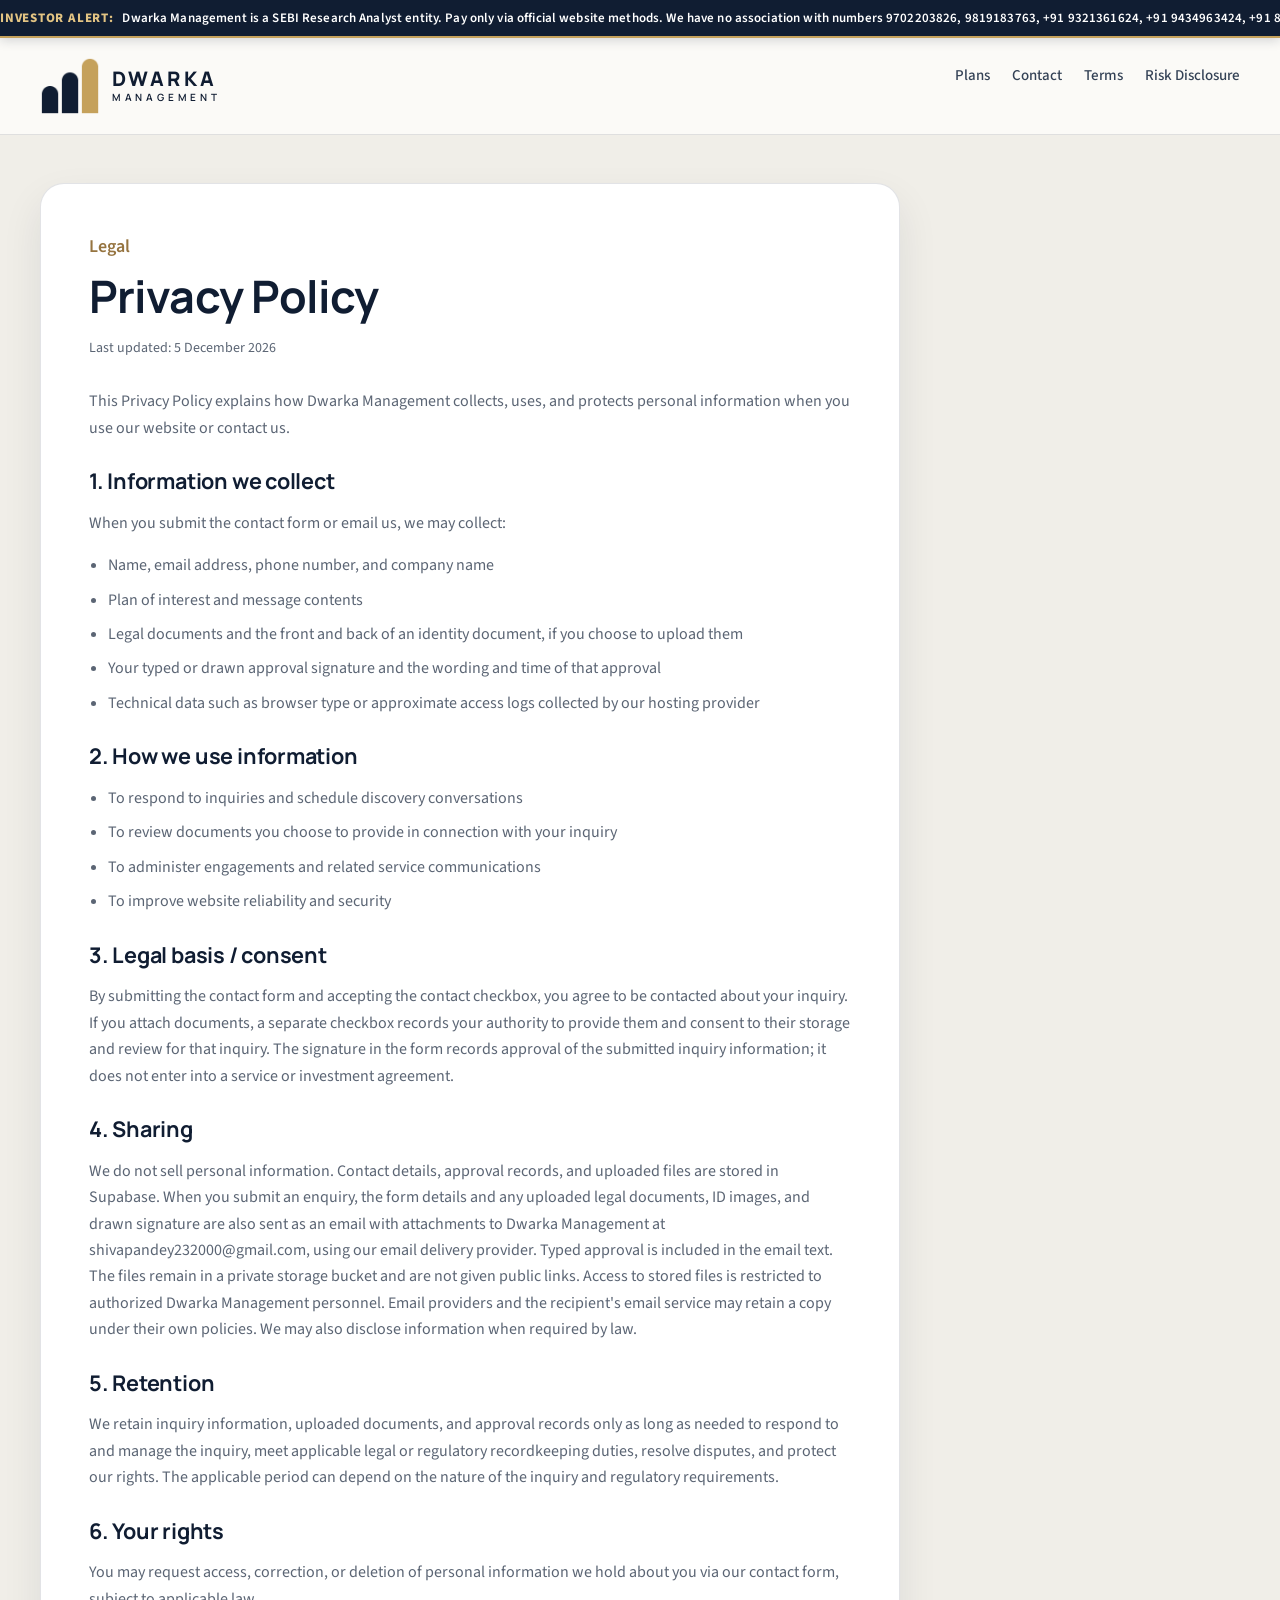
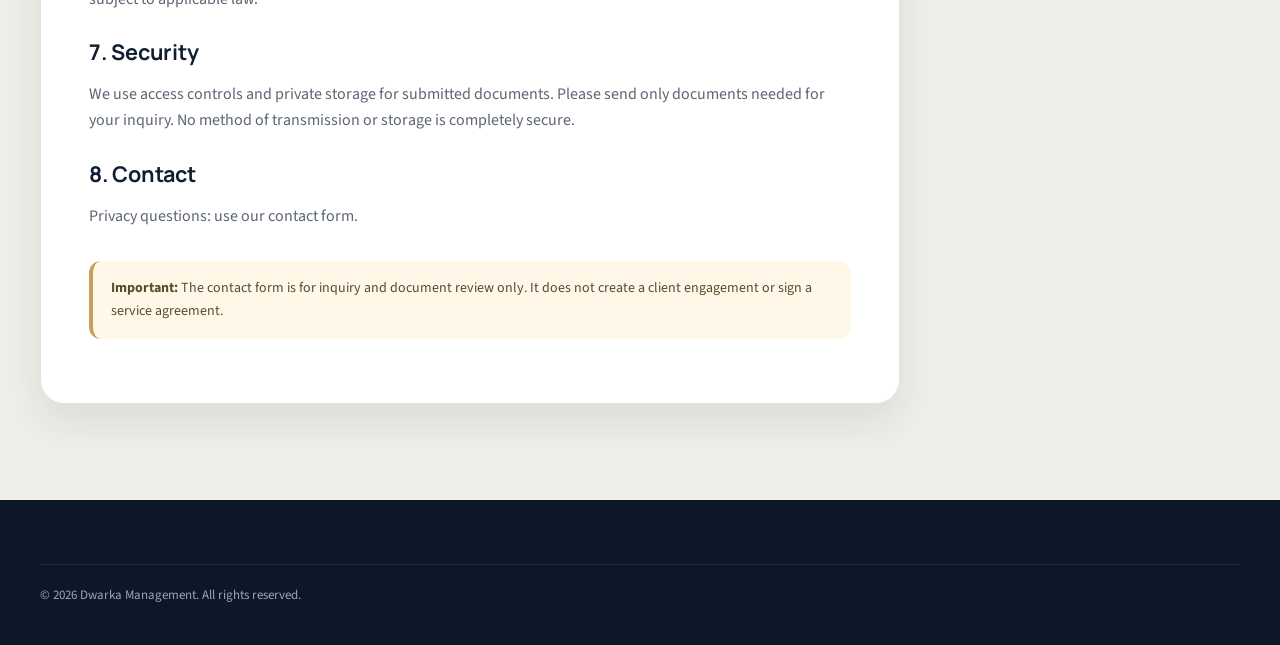
<file: public/privacy.html>
<!doctype html>
<html lang="en">
<head>
  <meta charset="utf-8">
  <meta name="viewport" content="width=device-width, initial-scale=1">
  <meta name="description" content="Privacy Policy for Dwarka Management.">
  <title>Privacy Policy | Dwarka Management</title>
  <meta property="og:title" content="Privacy Policy | Dwarka Management">
  <meta property="og:description" content="How Dwarka Management collects and uses personal information.">
  <meta property="og:image" content="https://dwarka.web.app/assets/dwarka-brand-card.jpg">
  <link rel="icon" type="image/png" href="assets/favicon.png?v=20261126-light">
  <link rel="preconnect" href="https://fonts.googleapis.com">
  <link rel="preconnect" href="https://fonts.gstatic.com" crossorigin>
  <link href="https://fonts.googleapis.com/css2?family=Manrope:wght@400;500;600;700;800&family=Source+Sans+3:wght@400;500;600;700&display=swap" rel="stylesheet">
  <link rel="stylesheet" href="style.css?v=dwarka-brand">
</head>
<body>

  <div class="disclosure-ticker" role="region" aria-label="Important disclosure">
    <div class="disclosure-ticker-track">
      <p class="disclosure-ticker-text">
        <strong>Investor Alert:</strong>
        Dwarka Management is a SEBI Research Analyst entity. Pay only via official website methods. We have no association with numbers 9702203826, 9819183763, +91 9321361624, +91 9434963424, +91 8760876635, +91 9553793592, +91 9916049300, +91 8390984206. Unauthorized payments are invalid.
        <span class="ticker-sep">•</span>
        <strong>Important Disclosure:</strong>
        Investment in securities markets is subject to market risk. Dwarka Management does not offer guaranteed profit or fixed-return services. Please read our Risk Disclosure, Terms &amp; Conditions, Privacy Policy, and Refund Policy.
      </p>
      <p class="disclosure-ticker-text" aria-hidden="true">
        <strong>Investor Alert:</strong>
        Dwarka Management is a SEBI Research Analyst entity. Pay only via official website methods. We have no association with numbers 9702203826, 9819183763, +91 9321361624, +91 9434963424, +91 8760876635, +91 9553793592, +91 9916049300, +91 8390984206. Unauthorized payments are invalid.
        <span class="ticker-sep">•</span>
        <strong>Important Disclosure:</strong>
        Investment in securities markets is subject to market risk. Dwarka Management does not offer guaranteed profit or fixed-return services. Please read our Risk Disclosure, Terms &amp; Conditions, Privacy Policy, and Refund Policy.
      </p>
    </div>
  </div>

  <header class="site-header">
    <div class="container header-inner">
      <a class="brand" href="/#top" aria-label="Dwarka Management home">
        <img src="assets/dwarka-mark.png" alt="" width="80" height="80">
        <span class="brand-wordmark" aria-hidden="true"><strong>DWARKA</strong><small>MANAGEMENT</small></span>
      </a>
      <nav class="nav-links" id="navLinks">
        <a href="/#pricing">Plans</a>
        <a href="/#contact">Contact</a>
        <a href="/terms.html">Terms</a>
        <a href="/risk-disclosure.html">Risk Disclosure</a>
      </nav>
    </div>
  </header>

  <main class="legal-page">
    <div class="container">
      <article class="legal-card">
        <p class="subtitle">Legal</p>
        <h1>Privacy Policy</h1>
        <p class="legal-meta">Last updated: <span class="doc-date"></span></p>

        <p>This Privacy Policy explains how Dwarka Management collects, uses, and protects personal information when you use our website or contact us.</p>

        <h2>1. Information we collect</h2>
        <p>When you submit the contact form or email us, we may collect:</p>
        <ul>
          <li>Name, email address, phone number, and company name</li>
          <li>Plan of interest and message contents</li>
          <li>Legal documents and the front and back of an identity document, if you choose to upload them</li>
          <li>Your typed or drawn approval signature and the wording and time of that approval</li>
          <li>Technical data such as browser type or approximate access logs collected by our hosting provider</li>
        </ul>

        <h2>2. How we use information</h2>
        <ul>
          <li>To respond to inquiries and schedule discovery conversations</li>
          <li>To review documents you choose to provide in connection with your inquiry</li>
          <li>To administer engagements and related service communications</li>
          <li>To improve website reliability and security</li>
        </ul>

        <h2>3. Legal basis / consent</h2>
        <p>By submitting the contact form and accepting the contact checkbox, you agree to be contacted about your inquiry. If you attach documents, a separate checkbox records your authority to provide them and consent to their storage and review for that inquiry. The signature in the form records approval of the submitted inquiry information; it does not enter into a service or investment agreement.</p>

        <h2>4. Sharing</h2>
        <p>We do not sell personal information. Contact details, approval records, and uploaded files are stored in Supabase. When you submit an enquiry, the form details and any uploaded legal documents, ID images, and drawn signature are also sent as an email with attachments to Dwarka Management at shivapandey232000@gmail.com, using our email delivery provider. Typed approval is included in the email text. The files remain in a private storage bucket and are not given public links. Access to stored files is restricted to authorized Dwarka Management personnel. Email providers and the recipient's email service may retain a copy under their own policies. We may also disclose information when required by law.</p>

        <h2>5. Retention</h2>
        <p>We retain inquiry information, uploaded documents, and approval records only as long as needed to respond to and manage the inquiry, meet applicable legal or regulatory recordkeeping duties, resolve disputes, and protect our rights. The applicable period can depend on the nature of the inquiry and regulatory requirements.</p>

        <h2>6. Your rights</h2>
        <p>You may request access, correction, or deletion of personal information we hold about you via our <a href="/#contact">contact form</a>, subject to applicable law.</p>

        <h2>7. Security</h2>
        <p>We use access controls and private storage for submitted documents. Please send only documents needed for your inquiry. No method of transmission or storage is completely secure.</p>

        <h2>8. Contact</h2>
        <p>Privacy questions: use our <a href="/#contact">contact form</a>.</p>

        <p class="legal-note"><strong>Important:</strong> The contact form is for inquiry and document review only. It does not create a client engagement or sign a service agreement.</p>
      </article>
    </div>
  </main>

  <footer class="site-footer">
    <div class="container footer-bottom">
      <p>© <span id="year"></span> Dwarka Management. All rights reserved.</p>
    </div>
  </footer>
  <script>
    document.getElementById("year").textContent = new Date().getFullYear();
    document.querySelectorAll(".doc-date").forEach((el) => {
      el.textContent = new Date().toLocaleDateString("en-IN", { year: "numeric", month: "long", day: "numeric" });
    });
  </script>
</body>
</html>
</file>
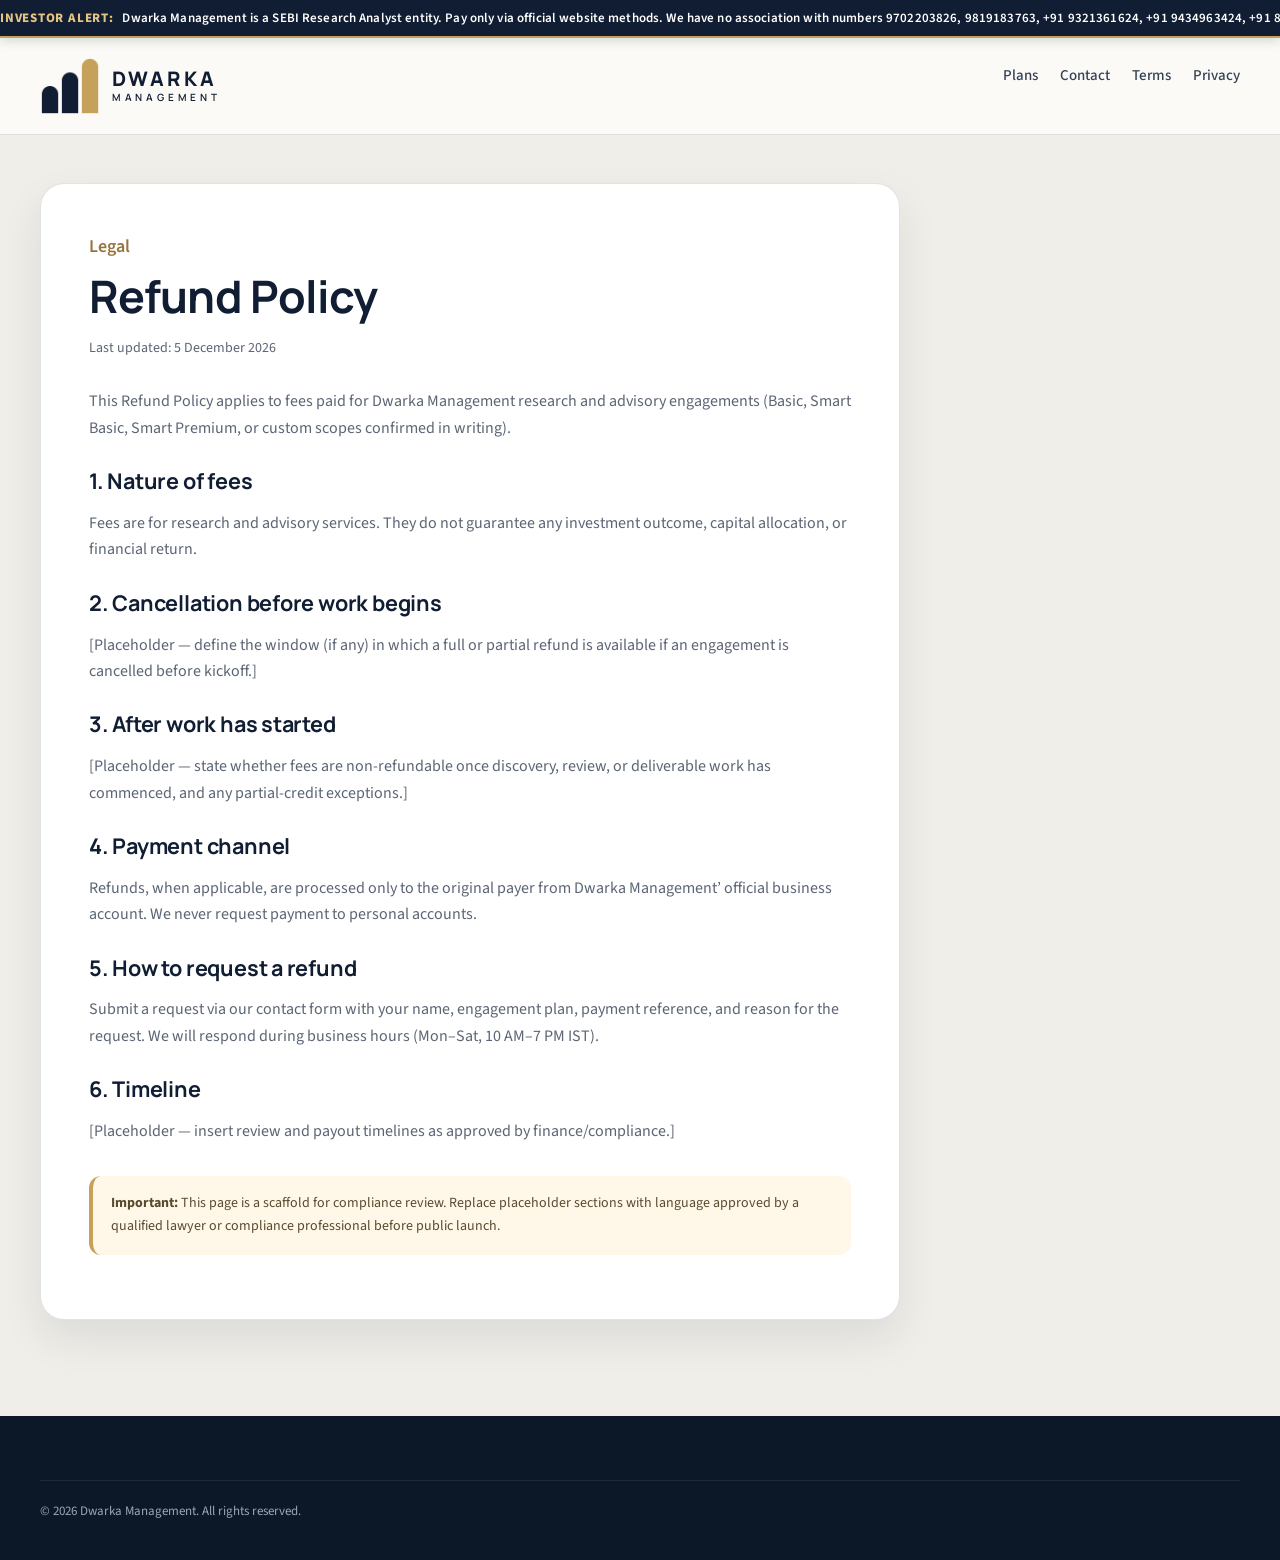
<file: public/refund-policy.html>
<!doctype html>
<html lang="en">
<head>
  <meta charset="utf-8">
  <meta name="viewport" content="width=device-width, initial-scale=1">
  <meta name="description" content="Refund Policy for Dwarka Management engagement fees.">
  <title>Refund Policy | Dwarka Management</title>
  <meta property="og:title" content="Refund Policy | Dwarka Management">
  <meta property="og:description" content="Refund and cancellation terms for Dwarka Management engagements.">
  <meta property="og:image" content="https://dwarka.web.app/assets/dwarka-brand-card.jpg">
  <link rel="icon" type="image/png" href="assets/favicon.png?v=20261126-light">
  <link rel="preconnect" href="https://fonts.googleapis.com">
  <link rel="preconnect" href="https://fonts.gstatic.com" crossorigin>
  <link href="https://fonts.googleapis.com/css2?family=Manrope:wght@400;500;600;700;800&family=Source+Sans+3:wght@400;500;600;700&display=swap" rel="stylesheet">
  <link rel="stylesheet" href="style.css?v=dwarka-brand">
</head>
<body>
  <div class="disclosure-ticker" role="region" aria-label="Important disclosure">
    <div class="disclosure-ticker-track">
      <p class="disclosure-ticker-text">
        <strong>Investor Alert:</strong>
        Dwarka Management is a SEBI Research Analyst entity. Pay only via official website methods. We have no association with numbers 9702203826, 9819183763, +91 9321361624, +91 9434963424, +91 8760876635, +91 9553793592, +91 9916049300, +91 8390984206. Unauthorized payments are invalid.
        <span class="ticker-sep">•</span>
        <strong>Important Disclosure:</strong>
        Investment in securities markets is subject to market risk. Dwarka Management does not offer guaranteed profit or fixed-return services. Please read our Risk Disclosure, Terms &amp; Conditions, Privacy Policy, and Refund Policy.
      </p>
      <p class="disclosure-ticker-text" aria-hidden="true">
        <strong>Investor Alert:</strong>
        Dwarka Management is a SEBI Research Analyst entity. Pay only via official website methods. We have no association with numbers 9702203826, 9819183763, +91 9321361624, +91 9434963424, +91 8760876635, +91 9553793592, +91 9916049300, +91 8390984206. Unauthorized payments are invalid.
        <span class="ticker-sep">•</span>
        <strong>Important Disclosure:</strong>
        Investment in securities markets is subject to market risk. Dwarka Management does not offer guaranteed profit or fixed-return services. Please read our Risk Disclosure, Terms &amp; Conditions, Privacy Policy, and Refund Policy.
      </p>
    </div>
  </div>

  <header class="site-header">
    <div class="container header-inner">
      <a class="brand" href="/#top" aria-label="Dwarka Management home">
        <img src="assets/dwarka-mark.png" alt="" width="80" height="80">
        <span class="brand-wordmark" aria-hidden="true"><strong>DWARKA</strong><small>MANAGEMENT</small></span>
      </a>
      <nav class="nav-links" id="navLinks">
        <a href="/#pricing">Plans</a>
        <a href="/#contact">Contact</a>
        <a href="/terms.html">Terms</a>
        <a href="/privacy.html">Privacy</a>
      </nav>
    </div>
  </header>

  <main class="legal-page">
    <div class="container">
      <article class="legal-card">
        <p class="subtitle">Legal</p>
        <h1>Refund Policy</h1>
        <p class="legal-meta">Last updated: <span class="doc-date"></span></p>

        <p>This Refund Policy applies to fees paid for Dwarka Management research and advisory engagements (Basic, Smart Basic, Smart Premium, or custom scopes confirmed in writing).</p>

        <h2>1. Nature of fees</h2>
        <p>Fees are for research and advisory services. They do not guarantee any investment outcome, capital allocation, or financial return.</p>

        <h2>2. Cancellation before work begins</h2>
        <p>[Placeholder — define the window (if any) in which a full or partial refund is available if an engagement is cancelled before kickoff.]</p>

        <h2>3. After work has started</h2>
        <p>[Placeholder — state whether fees are non-refundable once discovery, review, or deliverable work has commenced, and any partial-credit exceptions.]</p>

        <h2>4. Payment channel</h2>
        <p>Refunds, when applicable, are processed only to the original payer from Dwarka Management’ official business account. We never request payment to personal accounts.</p>

        <h2>5. How to request a refund</h2>
        <p>Submit a request via our <a href="/#contact">contact form</a> with your name, engagement plan, payment reference, and reason for the request. We will respond during business hours (Mon–Sat, 10 AM–7 PM IST).</p>

        <h2>6. Timeline</h2>
        <p>[Placeholder — insert review and payout timelines as approved by finance/compliance.]</p>

        <p class="legal-note"><strong>Important:</strong> This page is a scaffold for compliance review. Replace placeholder sections with language approved by a qualified lawyer or compliance professional before public launch.</p>
      </article>
    </div>
  </main>

  <footer class="site-footer">
    <div class="container footer-bottom">
      <p>© <span id="year"></span> Dwarka Management. All rights reserved.</p>
    </div>
  </footer>
  <script>
    document.getElementById("year").textContent = new Date().getFullYear();
    document.querySelectorAll(".doc-date").forEach((el) => {
      el.textContent = new Date().toLocaleDateString("en-IN", { year: "numeric", month: "long", day: "numeric" });
    });
  </script>
</body>
</html>
</file>
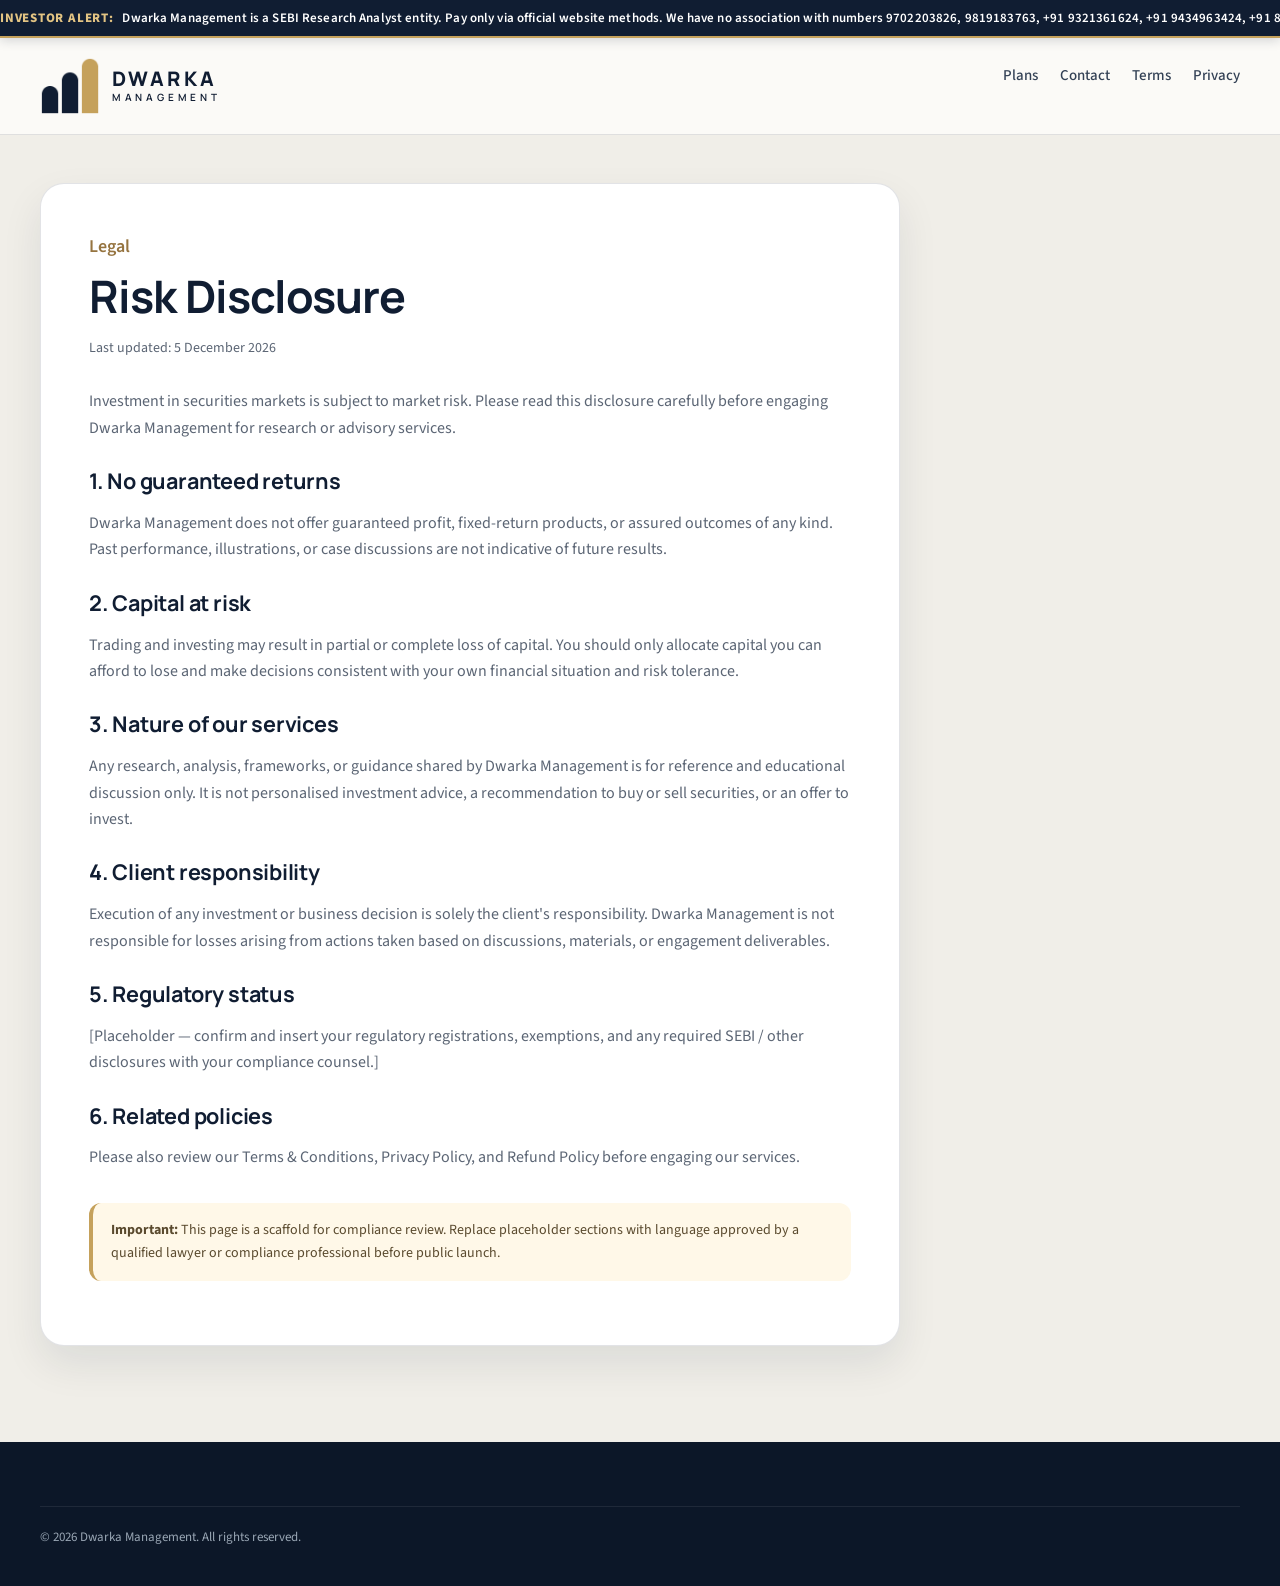
<file: public/risk-disclosure.html>
<!doctype html>
<html lang="en">
<head>
  <meta charset="utf-8">
  <meta name="viewport" content="width=device-width, initial-scale=1">
  <meta name="description" content="Risk Disclosure for Dwarka Management research and advisory services.">
  <title>Risk Disclosure | Dwarka Management</title>
  <meta property="og:title" content="Risk Disclosure | Dwarka Management">
  <meta property="og:description" content="Important risk disclosure for Dwarka Management services.">
  <meta property="og:image" content="https://dwarka.web.app/assets/dwarka-brand-card.jpg">
  <link rel="icon" type="image/png" href="assets/favicon.png?v=20261126-light">
  <link rel="preconnect" href="https://fonts.googleapis.com">
  <link rel="preconnect" href="https://fonts.gstatic.com" crossorigin>
  <link href="https://fonts.googleapis.com/css2?family=Manrope:wght@400;500;600;700;800&family=Source+Sans+3:wght@400;500;600;700&display=swap" rel="stylesheet">
  <link rel="stylesheet" href="style.css?v=dwarka-brand">
</head>
<body>
  <div class="disclosure-ticker" role="region" aria-label="Important disclosure">
    <div class="disclosure-ticker-track">
      <p class="disclosure-ticker-text">
        <strong>Investor Alert:</strong>
        Dwarka Management is a SEBI Research Analyst entity. Pay only via official website methods. We have no association with numbers 9702203826, 9819183763, +91 9321361624, +91 9434963424, +91 8760876635, +91 9553793592, +91 9916049300, +91 8390984206. Unauthorized payments are invalid.
        <span class="ticker-sep">•</span>
        <strong>Important Disclosure:</strong>
        Investment in securities markets is subject to market risk. Dwarka Management does not offer guaranteed profit or fixed-return services. Please read our Risk Disclosure, Terms &amp; Conditions, Privacy Policy, and Refund Policy.
      </p>
      <p class="disclosure-ticker-text" aria-hidden="true">
        <strong>Investor Alert:</strong>
        Dwarka Management is a SEBI Research Analyst entity. Pay only via official website methods. We have no association with numbers 9702203826, 9819183763, +91 9321361624, +91 9434963424, +91 8760876635, +91 9553793592, +91 9916049300, +91 8390984206. Unauthorized payments are invalid.
        <span class="ticker-sep">•</span>
        <strong>Important Disclosure:</strong>
        Investment in securities markets is subject to market risk. Dwarka Management does not offer guaranteed profit or fixed-return services. Please read our Risk Disclosure, Terms &amp; Conditions, Privacy Policy, and Refund Policy.
      </p>
    </div>
  </div>

  <header class="site-header">
    <div class="container header-inner">
      <a class="brand" href="/#top" aria-label="Dwarka Management home">
        <img src="assets/dwarka-mark.png" alt="" width="80" height="80">
        <span class="brand-wordmark" aria-hidden="true"><strong>DWARKA</strong><small>MANAGEMENT</small></span>
      </a>
      <nav class="nav-links" id="navLinks">
        <a href="/#pricing">Plans</a>
        <a href="/#contact">Contact</a>
        <a href="/terms.html">Terms</a>
        <a href="/privacy.html">Privacy</a>
      </nav>
    </div>
  </header>

  <main class="legal-page">
    <div class="container">
      <article class="legal-card">
        <p class="subtitle">Legal</p>
        <h1>Risk Disclosure</h1>
        <p class="legal-meta">Last updated: <span class="doc-date"></span></p>

        <p>Investment in securities markets is subject to market risk. Please read this disclosure carefully before engaging Dwarka Management for research or advisory services.</p>

        <h2>1. No guaranteed returns</h2>
        <p>Dwarka Management does not offer guaranteed profit, fixed-return products, or assured outcomes of any kind. Past performance, illustrations, or case discussions are not indicative of future results.</p>

        <h2>2. Capital at risk</h2>
        <p>Trading and investing may result in partial or complete loss of capital. You should only allocate capital you can afford to lose and make decisions consistent with your own financial situation and risk tolerance.</p>

        <h2>3. Nature of our services</h2>
        <p>Any research, analysis, frameworks, or guidance shared by Dwarka Management is for reference and educational discussion only. It is not personalised investment advice, a recommendation to buy or sell securities, or an offer to invest.</p>

        <h2>4. Client responsibility</h2>
        <p>Execution of any investment or business decision is solely the client's responsibility. Dwarka Management is not responsible for losses arising from actions taken based on discussions, materials, or engagement deliverables.</p>

        <h2>5. Regulatory status</h2>
        <p>[Placeholder — confirm and insert your regulatory registrations, exemptions, and any required SEBI / other disclosures with your compliance counsel.]</p>

        <h2>6. Related policies</h2>
        <p>Please also review our <a href="/terms.html">Terms &amp; Conditions</a>, <a href="/privacy.html">Privacy Policy</a>, and <a href="/refund-policy.html">Refund Policy</a> before engaging our services.</p>

        <p class="legal-note"><strong>Important:</strong> This page is a scaffold for compliance review. Replace placeholder sections with language approved by a qualified lawyer or compliance professional before public launch.</p>
      </article>
    </div>
  </main>

  <footer class="site-footer">
    <div class="container footer-bottom">
      <p>© <span id="year"></span> Dwarka Management. All rights reserved.</p>
    </div>
  </footer>
  <script>
    document.getElementById("year").textContent = new Date().getFullYear();
    document.querySelectorAll(".doc-date").forEach((el) => {
      el.textContent = new Date().toLocaleDateString("en-IN", { year: "numeric", month: "long", day: "numeric" });
    });
  </script>
</body>
</html>
</file>
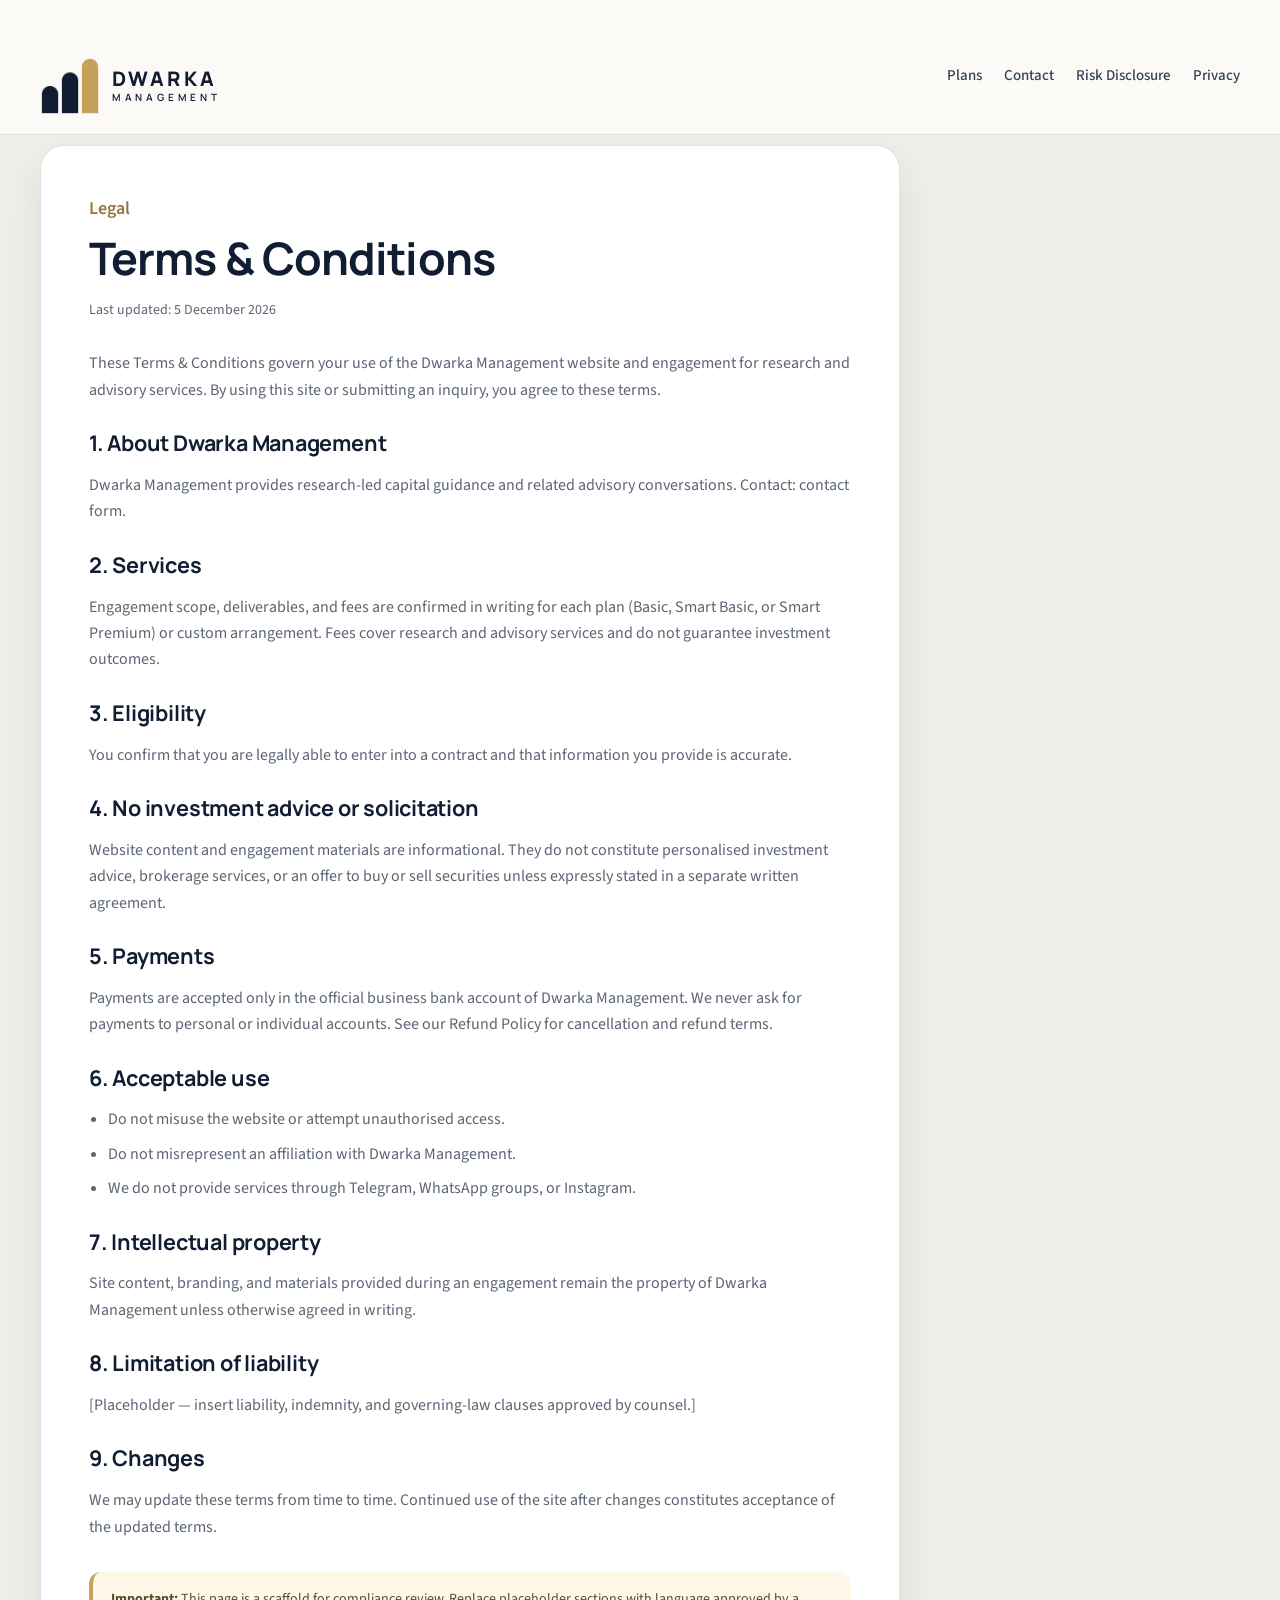
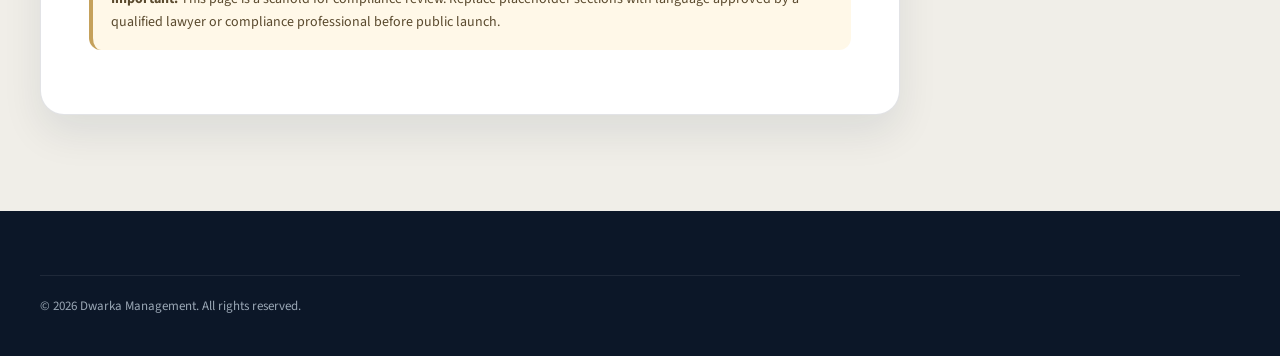
<file: public/terms.html>
<!doctype html>
<html lang="en">
<head>
  <meta charset="utf-8">
  <meta name="viewport" content="width=device-width, initial-scale=1">
  <meta name="description" content="Terms and Conditions for Dwarka Management services.">
  <title>Terms &amp; Conditions | Dwarka Management</title>
  <meta property="og:title" content="Terms & Conditions | Dwarka Management">
  <meta property="og:description" content="Terms and Conditions for Dwarka Management services.">
  <meta property="og:image" content="https://dwarka.web.app/assets/dwarka-brand-card.jpg">
  <link rel="icon" type="image/png" href="assets/favicon.png?v=20261126-light">
  <link rel="preconnect" href="https://fonts.googleapis.com">
  <link rel="preconnect" href="https://fonts.gstatic.com" crossorigin>
  <link href="https://fonts.googleapis.com/css2?family=Manrope:wght@400;500;600;700;800&family=Source+Sans+3:wght@400;500;600;700&display=swap" rel="stylesheet">
  <link rel="stylesheet" href="style.css?v=dwarka-brand">
</head>
<body>
  <header class="site-header">
    <div class="container header-inner">
      <a class="brand" href="/#top" aria-label="Dwarka Management home">
        <img src="assets/dwarka-mark.png" alt="" width="80" height="80">
        <span class="brand-wordmark" aria-hidden="true"><strong>DWARKA</strong><small>MANAGEMENT</small></span>
      </a>
      <nav class="nav-links" id="navLinks">
        <a href="/#pricing">Plans</a>
        <a href="/#contact">Contact</a>
        <a href="/risk-disclosure.html">Risk Disclosure</a>
        <a href="/privacy.html">Privacy</a>
      </nav>
    </div>
  </header>

  <main class="legal-page">
    <div class="container">
      <article class="legal-card">
        <p class="subtitle">Legal</p>
        <h1>Terms &amp; Conditions</h1>
        <p class="legal-meta">Last updated: <span class="doc-date"></span></p>

        <p>These Terms &amp; Conditions govern your use of the Dwarka Management website and engagement for research and advisory services. By using this site or submitting an inquiry, you agree to these terms.</p>

        <h2>1. About Dwarka Management</h2>
        <p>Dwarka Management provides research-led capital guidance and related advisory conversations. Contact: <a href="/#contact">contact form</a>.</p>

        <h2>2. Services</h2>
        <p>Engagement scope, deliverables, and fees are confirmed in writing for each plan (Basic, Smart Basic, or Smart Premium) or custom arrangement. Fees cover research and advisory services and do not guarantee investment outcomes.</p>

        <h2>3. Eligibility</h2>
        <p>You confirm that you are legally able to enter into a contract and that information you provide is accurate.</p>

        <h2>4. No investment advice or solicitation</h2>
        <p>Website content and engagement materials are informational. They do not constitute personalised investment advice, brokerage services, or an offer to buy or sell securities unless expressly stated in a separate written agreement.</p>

        <h2>5. Payments</h2>
        <p>Payments are accepted only in the official business bank account of Dwarka Management. We never ask for payments to personal or individual accounts. See our <a href="/refund-policy.html">Refund Policy</a> for cancellation and refund terms.</p>

        <h2>6. Acceptable use</h2>
        <ul>
          <li>Do not misuse the website or attempt unauthorised access.</li>
          <li>Do not misrepresent an affiliation with Dwarka Management.</li>
          <li>We do not provide services through Telegram, WhatsApp groups, or Instagram.</li>
        </ul>

        <h2>7. Intellectual property</h2>
        <p>Site content, branding, and materials provided during an engagement remain the property of Dwarka Management unless otherwise agreed in writing.</p>

        <h2>8. Limitation of liability</h2>
        <p>[Placeholder — insert liability, indemnity, and governing-law clauses approved by counsel.]</p>

        <h2>9. Changes</h2>
        <p>We may update these terms from time to time. Continued use of the site after changes constitutes acceptance of the updated terms.</p>

        <p class="legal-note"><strong>Important:</strong> This page is a scaffold for compliance review. Replace placeholder sections with language approved by a qualified lawyer or compliance professional before public launch.</p>
      </article>
    </div>
  </main>

  <footer class="site-footer">
    <div class="container footer-bottom">
      <p>© <span id="year"></span> Dwarka Management. All rights reserved.</p>
    </div>
  </footer>
  <script>
    document.getElementById("year").textContent = new Date().getFullYear();
    document.querySelectorAll(".doc-date").forEach((el) => {
      el.textContent = new Date().toLocaleDateString("en-IN", { year: "numeric", month: "long", day: "numeric" });
    });
  </script>
</body>
</html>
</file>
<file: public/style.css>
:root {
  --bg: #fbfaf7;
  --bg-soft: #f0eee8;
  --bg-mute: #e6e1d6;
  --text: #101d32;
  --muted: #5b6574;
  --navy: #101d32;
  --accent: #c5a15b;
  --accent-2: #d2b173;
  --accent-dark: #967440;
  --gold: #c5a15b;
  --gold-soft: #f2ead8;
  --line: rgba(16, 29, 50, 0.12);
  --shadow: 0 18px 40px rgba(16, 29, 50, 0.09);
  --radius: 20px;
  --container: 1200px;
  --font: "Source Sans 3", sans-serif;
  --display: "Manrope", sans-serif;
  --num: "Source Sans 3", sans-serif;
  --brand-name: #101d32;
  --brand-name-on-dark: #ffffff;
  --ticker-height: 38px;
}

@media (prefers-color-scheme: dark) {
  :root {
    --brand-name: var(--navy);
  }
}

* { box-sizing: border-box; }
html { scroll-behavior: smooth; }
body {
  margin: 0;
  font-family: var(--font);
  color: var(--text);
  background: var(--bg);
  line-height: 1.65;
}
img { max-width: 100%; display: block; }
a { color: inherit; text-decoration: none; }
h1, h2, h3, h4 { color: var(--navy); line-height: 1.15; margin: 0 0 16px; font-weight: 700; font-family: var(--display); }
h1 { font-size: clamp(2.4rem, 5.2vw, 4rem); letter-spacing: -0.02em; }
h2 { font-size: clamp(2rem, 4vw, 3.2rem); letter-spacing: -0.01em; }
h3 { font-size: 1.45rem; }
p { margin: 0 0 16px; color: var(--muted); }
.container { width: min(100% - 2.4rem, var(--container)); margin-inline: auto; }

.btn {
  display: inline-flex;
  align-items: center;
  justify-content: center;
  gap: 10px;
  padding: 14px 28px;
  border-radius: 999px;
  border: 1px solid var(--accent);
  background: var(--accent);
  color: var(--navy);
  font: 600 16px var(--font);
  cursor: pointer;
  transition: .2s ease;
}
.btn:hover { background: var(--accent-2); transform: translateY(-2px); box-shadow: 0 12px 28px rgba(201,162,39,.35); }
.btn-lg { padding: 16px 34px; font-size: 18px; }
.btn-sm { padding: 10px 18px; font-size: 14px; }
.btn-outline {
  background: transparent;
  color: var(--navy);
  border-color: rgba(5,28,51,.18);
}
.btn-outline:hover { border-color: var(--gold); color: var(--accent-dark); box-shadow: none; }
.btn-light { background: #fff; border-color: #fff; color: var(--navy); }
.btn .arrow { font-size: 1.1em; }
.btn:disabled { opacity: .65; cursor: wait; transform: none; box-shadow: none; }

.subtitle {
  color: var(--accent-dark);
  font-size: 18px;
  font-weight: 600;
  margin: 0 0 12px;
}
.accent-uline {
  color: var(--accent-dark);
  text-decoration: underline;
  text-decoration-thickness: 4px;
  text-underline-offset: 10px;
  text-decoration-color: var(--accent);
}
.text-link { color: var(--accent-dark); font-weight: 600; }
.text-link:hover { color: var(--navy); }
.section { padding: 110px 0; }
.section-head { max-width: 760px; margin-bottom: 52px; }
.section-head.center { margin-inline: auto; text-align: center; }
.section-head p { font-size: 1.08rem; }

/* Top disclosure ticker */
.disclosure-ticker {
  position: sticky;
  top: 0;
  z-index: 50;
  display: flex;
  align-items: center;
  height: var(--ticker-height);
  overflow: hidden;
  background: #101d32;
  color: #fff;
  border-bottom: 2px solid #c5a15b;
  box-shadow: 0 2px 12px rgba(16, 29, 50, 0.18);
}
.disclosure-ticker-track {
  display: flex;
  align-items: center;
  width: max-content;
  animation: tickerScroll 45s linear infinite;
}
.disclosure-ticker-text {
  flex: 0 0 auto;
  margin: 0;
  padding: 0 4rem 0 0;
  white-space: nowrap;
  font-size: 13px;
  font-weight: 600;
  letter-spacing: 0.01em;
  color: #fff;
  line-height: 1.4;
}
.disclosure-ticker-text strong {
  color: #e3c483;
  font-weight: 800;
  text-transform: uppercase;
  letter-spacing: 0.06em;
  margin-right: 0.35rem;
}
.ticker-sep {
  display: inline-block;
  margin: 0 1.25rem;
  opacity: 0.7;
}
@keyframes tickerScroll {
  from { transform: translateX(0); }
  to { transform: translateX(-50%); }
}
@media (prefers-reduced-motion: reduce) {
  .disclosure-ticker-track { animation: none; }
  .disclosure-ticker {
    overflow-x: auto;
  }
  .disclosure-ticker-text[aria-hidden="true"] { display: none; }
  .disclosure-ticker-text {
    white-space: normal;
    padding: 10px 16px;
  }
}

/* Header / brand */
.site-header {
  position: sticky;
  top: var(--ticker-height);
  z-index: 40;
  background: rgba(251,250,247,.96);
  backdrop-filter: blur(12px);
  border-bottom: 1px solid var(--line);
}
.header-inner {
  min-height: 96px;
  display: flex;
  align-items: center;
  justify-content: space-between;
  gap: 20px;
}
.brand {
  display: flex;
  align-items: center;
  gap: 12px;
  flex-shrink: 0;
}
.brand img {
  height: 58px;
  width: auto;
  max-width: none;
  flex-shrink: 0;
  display: block;
  object-fit: contain;
}
.brand-wordmark {
  display: grid;
  gap: 2px;
  color: var(--navy);
  line-height: 1;
}
.brand-wordmark strong {
  font: 800 20px/1 "Manrope", sans-serif;
  letter-spacing: .16em;
}
.brand-wordmark small {
  font: 600 10px/1.3 "Manrope", sans-serif;
  letter-spacing: .38em;
}
.brand-name {
  position: absolute;
  width: 1px;
  height: 1px;
  padding: 0;
  margin: -1px;
  overflow: hidden;
  clip: rect(0, 0, 0, 0);
  white-space: nowrap;
  border: 0;
}
.brand-footer { margin-bottom: 18px; }
.brand-footer img {
  height: 64px;
  width: auto;
  max-width: none;
}
.brand-footer .brand-wordmark { color: #f0eee8; }
.nav-links { display: flex; align-items: center; gap: 22px; flex-wrap: wrap; justify-content: flex-end; }
.nav-links a { font-size: 15px; font-weight: 500; color: #334155; }
.nav-links a:hover { color: var(--accent-dark); }
.menu-toggle {
  display: none;
  width: 44px; height: 44px;
  border: 1px solid var(--line);
  border-radius: 12px;
  background: #fff;
  padding: 11px;
  flex-direction: column;
  justify-content: space-between;
  cursor: pointer;
}

/* Hero */
.hero {
  position: relative;
  overflow: hidden;
  padding: 70px 0 40px;
  background:
    radial-gradient(circle at 88% 12%, rgba(197,161,91,.18), transparent 28%),
    linear-gradient(180deg, #fbfaf7 0%, #f0eee8 100%);
}
.float-shape { position: absolute; pointer-events: none; opacity: .85; }
.shape-a { width: 54px; top: 90px; left: 6%; animation: floatY 4.5s ease-in-out infinite; }
.shape-b { width: 70px; right: 8%; top: 140px; animation: floatY 6s ease-in-out infinite reverse; }
.hero-grid {
  display: grid;
  grid-template-columns: 1.05fr .95fr;
  gap: 40px;
  align-items: center;
  position: relative;
  z-index: 1;
}
.chip-row { display: flex; align-items: center; gap: 12px; margin-bottom: 18px; }
.chip {
  display: inline-flex;
  padding: 8px 16px;
  border-radius: 999px;
  background: var(--gold-soft);
  color: var(--accent-dark);
  font-weight: 600;
  font-size: 14px;
}
.chip-star { width: 28px; animation: spin 12s linear infinite; }
.hero .lead { font-size: 1.15rem; max-width: 560px; font-weight: 500; color: #4b5b6c; }
.hero .btn { margin-top: 10px; }

.hero-visual { display: flex; justify-content: center; }
.hero-frame {
  position: relative;
  width: min(100%, 460px);
}
.hero-frame > img:first-child {
  width: 100%;
  height: 560px;
  object-fit: cover;
  border-radius: 32px 32px 120px 32px;
  box-shadow: var(--shadow);
}
.floating-card {
  position: absolute;
  left: -28px;
  bottom: 48px;
  display: flex;
  align-items: center;
  gap: 12px;
  padding: 14px 16px;
  background: #fff;
  border-radius: 16px;
  box-shadow: 0 18px 40px rgba(15,35,60,.14);
  border: 1px solid var(--line);
  animation: floatY 5s ease-in-out infinite;
}
.floating-card img { width: 44px; height: 44px; object-fit: contain; }
.floating-card strong { display: block; font-size: 14px; color: var(--navy); font-family: var(--display); letter-spacing: .08em; }
.floating-card span { font-size: 12px; color: var(--muted); }
.orbit-shape {
  position: absolute;
  right: -18px;
  top: 40px;
  width: 56px;
  animation: floatY 4s ease-in-out infinite;
}

.stats-row {
  margin-top: 70px;
  display: grid;
  grid-template-columns: repeat(4, 1fr);
  gap: 18px;
  padding: 18px 8px 8px;
}
.stat, .giant-stat {
  text-align: center;
  padding: 10px;
}
.stat-label {
  display: block;
  color: #000;
  font-size: 18px;
  font-weight: 400;
  margin-bottom: 6px;
}
.stat-number {
  font-family: var(--num);
  font-size: clamp(64px, 9vw, 125px);
  font-weight: 600;
  line-height: .95;
  color: var(--navy);
  letter-spacing: -0.04em;
}
.stat-number .suffix {
  font-size: .55em;
  margin-left: 2px;
  color: var(--accent-dark);
}

/* Who we are */
.who-we-are {
  background:
    linear-gradient(180deg, #f0eee8 0%, #fbfaf7 100%);
}
.who-grid {
  display: grid;
  grid-template-columns: .9fr 1.1fr;
  gap: 36px;
  align-items: start;
}
.who-grid .section-head { margin-bottom: 0; }
.who-body {
  font-size: 1.15rem;
  color: #334155;
  margin: 0;
  max-width: 640px;
}

/* Why */
.why { background: var(--bg); }
.why-grid {
  display: grid;
  grid-template-columns: 1fr 1fr;
  gap: 28px;
}
.why-card {
  background: #fff;
  border: 1px solid var(--line);
  border-radius: 28px;
  overflow: hidden;
  box-shadow: var(--shadow);
  transition: transform .25s ease;
}
.why-card:hover { transform: translateY(-8px); }
.why-media img {
  width: 100%;
  height: 260px;
  object-fit: cover;
}
.why-body { padding: 28px; }

/* Services */
.services { background: var(--bg-soft); }
.services-grid {
  display: grid;
  grid-template-columns: repeat(3, 1fr);
  gap: 22px;
}
.service-card {
  background: #fff;
  border: 1px solid var(--line);
  border-radius: var(--radius);
  padding: 32px 28px;
  box-shadow: var(--shadow);
  transition: .25s ease;
}
.service-card:hover {
  transform: translateY(-8px);
  border-color: rgba(201,162,39,.45);
}
.svc-icon {
  width: 58px;
  height: 58px;
  border-radius: 16px;
  display: grid;
  place-items: center;
  margin-bottom: 18px;
  background: var(--gold-soft);
  color: var(--accent-dark);
  font-weight: 700;
  font-size: 18px;
}
.service-card p { margin: 0; }

/* Our Edge */
.our-edge { background: #fff; }
.edge-grid {
  display: grid;
  grid-template-columns: repeat(3, 1fr);
  gap: 22px;
}
.edge-card {
  padding: 32px 28px;
  border-top: 3px solid var(--accent);
  background: var(--bg-soft);
  border-radius: 0 0 var(--radius) var(--radius);
}
.edge-card p { margin: 0; }

/* Platform */
.platform { background: #fff; }
.platform-grid {
  display: grid;
  grid-template-columns: 1fr 1fr;
  gap: 48px;
  align-items: center;
}
.check-list {
  list-style: none;
  margin: 24px 0 30px;
  padding: 0;
  display: grid;
  gap: 14px;
}
.check-list li {
  position: relative;
  padding-left: 34px;
  color: var(--navy);
  font-weight: 500;
  font-size: 17px;
}
.check-list li::before {
  content: "✓";
  position: absolute;
  left: 0;
  top: 0;
  width: 24px;
  height: 24px;
  border-radius: 50%;
  background: var(--accent);
  color: var(--navy);
  font-size: 13px;
  font-weight: 700;
  display: grid;
  place-items: center;
}
.platform-media { position: relative; }
.platform-media > img {
  width: 100%;
  height: 460px;
  object-fit: cover;
  border-radius: 28px;
  box-shadow: var(--shadow);
}
.platform-badge {
  position: absolute;
  left: 20px;
  bottom: 20px;
  background: #fff;
  border-radius: 16px;
  padding: 16px 18px;
  box-shadow: var(--shadow);
}
.platform-badge strong { display: block; color: var(--navy); }
.platform-badge span { color: var(--muted); font-size: 14px; }

/* Trust */
.trust { background: var(--bg-soft); }
.trust-grid {
  display: grid;
  grid-template-columns: .9fr 1.1fr;
  gap: 36px;
  align-items: start;
}
.trust-stats {
  display: grid;
  grid-template-columns: 1fr 1fr;
  gap: 16px;
}
.giant-stat {
  background: #fff;
  border-radius: var(--radius);
  border: 1px solid var(--line);
  box-shadow: var(--shadow);
  padding: 24px 12px 18px;
}
.feature-panel {
  grid-column: 1 / -1;
  background: #fff;
  border: 1px solid var(--line);
  border-radius: var(--radius);
  box-shadow: var(--shadow);
  padding: 28px;
}
.feature-panel ul {
  margin: 16px 0 0;
  padding: 0;
  list-style: none;
  display: grid;
  grid-template-columns: 1fr 1fr;
  gap: 12px 18px;
}
.feature-panel li {
  position: relative;
  padding-left: 22px;
  color: var(--navy);
  font-weight: 500;
}
.feature-panel li::before {
  content: "•";
  position: absolute;
  left: 6px;
  color: var(--accent-dark);
}

/* Process */
.process { background: #fff; }
.process-steps {
  list-style: none;
  margin: 0;
  padding: 0;
  display: grid;
  grid-template-columns: repeat(4, 1fr);
  gap: 22px;
  counter-reset: none;
}
.process-steps li {
  background: var(--bg-soft);
  border: 1px solid var(--line);
  border-radius: var(--radius);
  padding: 28px 24px;
}
.step-num {
  display: inline-block;
  font-family: var(--num);
  font-weight: 700;
  font-size: 14px;
  color: var(--accent-dark);
  margin-bottom: 14px;
  letter-spacing: .08em;
}
.process-steps p { margin: 0; }

/* Pricing */
.pricing { background: var(--bg-soft); }
.pricing-grid {
  display: grid;
  grid-template-columns: repeat(3, 1fr);
  gap: 22px;
}
.price-card {
  position: relative;
  background: #fff;
  border: 1px solid var(--line);
  border-radius: 24px;
  box-shadow: var(--shadow);
  padding: 34px 28px;
  display: flex;
  flex-direction: column;
}
.price-card.featured {
  background: linear-gradient(180deg, var(--gold-soft), #ffffff 42%);
  border-color: rgba(201,162,39,.55);
  transform: translateY(-10px);
}
.badge {
  position: absolute;
  top: 16px;
  right: 16px;
  background: var(--accent);
  color: var(--navy);
  font-size: 12px;
  font-weight: 700;
  padding: 6px 12px;
  border-radius: 999px;
}
.price-tag {
  font-size: 15px;
  font-weight: 600;
  color: var(--accent-dark);
  letter-spacing: .04em;
  text-transform: uppercase;
  margin: 4px 0 8px;
}
.price-amount {
  font-family: var(--num);
  font-size: clamp(2rem, 3.4vw, 2.6rem);
  font-weight: 700;
  color: var(--navy);
  line-height: 1.1;
  margin: 0 0 12px;
}
.price-period {
  font-family: var(--font);
  font-size: .42em;
  font-weight: 500;
  color: var(--muted);
  vertical-align: middle;
}
.price-desc { color: var(--navy); font-weight: 600; margin-bottom: 14px; }
.price-card ul {
  list-style: none;
  margin: 0 0 28px;
  padding: 0;
  display: grid;
  gap: 12px;
  flex: 1;
}
.price-card li {
  position: relative;
  padding-left: 26px;
  color: #334155;
}
.price-card li::before {
  content: "✓";
  position: absolute;
  left: 0;
  color: var(--accent-dark);
  font-weight: 700;
}
.pricing-disclaimer {
  margin: 28px auto 0;
  max-width: 820px;
  text-align: center;
  font-size: 14px;
  color: #6b7a8a;
}

/* Testimonials */
.testimonials { background: #fff; }
.testimonial-track {
  display: grid;
  grid-template-columns: repeat(3, 1fr);
  gap: 20px;
}
.testimonial-card {
  background: var(--bg-soft);
  border: 1px solid var(--line);
  border-radius: 22px;
  box-shadow: var(--shadow);
  padding: 28px;
}
.testimonial-card p {
  color: #334155;
  font-size: 1.08rem;
  margin-bottom: 22px;
}
.person strong { display: block; color: var(--navy); }
.person span { color: var(--muted); font-size: 14px; }

/* FAQ */
.faq { background: var(--bg-soft); }
.faq-grid {
  display: grid;
  grid-template-columns: .85fr 1.15fr;
  gap: 40px;
}
.accordion details {
  background: #fff;
  border: 1px solid var(--line);
  border-radius: 16px;
  padding: 4px 20px;
  margin-bottom: 12px;
}
.accordion summary {
  cursor: pointer;
  list-style: none;
  padding: 18px 0;
  font-weight: 600;
  color: var(--navy);
  font-size: 17px;
}
.accordion summary::-webkit-details-marker { display: none; }
.accordion summary::after {
  content: "+";
  float: right;
  color: var(--accent-dark);
  font-size: 1.3rem;
}
.accordion details[open] summary::after { content: "–"; }
.accordion details p {
  margin: 0;
  padding: 0 0 18px;
  border-top: 1px solid var(--line);
  padding-top: 14px;
}

/* CTA + contact */
.cta-banner {
  padding: 80px 0;
  background:
    radial-gradient(circle at 20% 30%, rgba(197,161,91,.23), transparent 35%),
    linear-gradient(120deg, #101d32, #1a2d49);
}
.cta-inner {
  display: flex;
  align-items: center;
  justify-content: space-between;
  gap: 24px;
}
.cta-inner h2 { color: #fff; margin-bottom: 8px; }
.cta-inner p { color: #c9d4df; margin: 0; }
.contact { background: #fff; }
.contact-info { max-width: 720px; }
.contact-info .btn { margin-bottom: 18px; }
.email {
  display: inline-block;
  margin-top: 8px;
  color: var(--accent-dark);
  font-weight: 700;
  border-bottom: 2px solid var(--accent);
  padding-bottom: 4px;
}
.contact-details {
  list-style: none;
  margin: 24px 0 0;
  padding: 0;
  display: grid;
  gap: 16px;
}
.contact-details li {
  display: grid;
  gap: 4px;
}
.contact-details strong {
  color: var(--navy);
  font-size: 14px;
  letter-spacing: .04em;
  text-transform: uppercase;
}
.contact-details span { color: var(--muted); }
.payment-notice {
  margin-top: 28px;
  padding: 20px 22px;
  background: #fff8e8;
  border: 1px solid rgba(199, 163, 91, .45);
  border-left: 4px solid var(--gold);
  border-radius: 14px;
}
.payment-notice h3 {
  margin: 0 0 10px;
  font-size: 1rem;
  color: var(--navy);
}
.payment-notice p { margin: 0; font-size: 14px; color: #5a4a2e; }
.payment-notice a {
  color: var(--accent-dark);
  font-weight: 600;
  text-decoration: underline;
}

/* Contact modal */
.contact-modal[hidden] { display: none !important; }
.contact-modal {
  position: fixed;
  inset: 0;
  z-index: 100;
  display: grid;
  place-items: center;
  padding: 24px 16px;
}
.contact-modal-backdrop {
  position: absolute;
  inset: 0;
  background: rgba(7, 19, 31, 0.62);
  backdrop-filter: blur(4px);
}
.contact-modal-dialog {
  position: relative;
  z-index: 1;
  width: min(100%, 520px);
  max-height: min(92vh, 820px);
  overflow: auto;
  background: #fff;
  border-radius: 22px;
  box-shadow: 0 28px 64px rgba(7, 19, 31, 0.28);
  padding: 28px 24px 24px;
}
.contact-modal-header {
  margin-bottom: 18px;
  padding-right: 28px;
}
.contact-modal-header h2 { margin-bottom: 8px; font-size: clamp(1.5rem, 3vw, 1.9rem); }
.contact-modal-header p:last-child { margin: 0; }
.contact-modal-close {
  position: absolute;
  top: 12px;
  right: 14px;
  width: 40px;
  height: 40px;
  border: none;
  border-radius: 50%;
  background: var(--bg-soft);
  color: var(--navy);
  font-size: 28px;
  line-height: 1;
  cursor: pointer;
}
.contact-modal-close:hover { background: #e8eef5; }
body.modal-open { overflow: hidden; }
.footer-contact-btn {
  display: block;
  margin: 4px 0 10px;
  padding: 0;
  border: none;
  background: none;
  color: var(--accent);
  font: 600 14px var(--font);
  cursor: pointer;
  text-align: left;
}
.footer-contact-btn:hover { text-decoration: underline; }

.contact-form {
  display: grid;
  gap: 14px;
  background: var(--bg-soft);
  border: 1px solid var(--line);
  border-radius: 18px;
  padding: 20px;
}
.contact-form label {
  display: grid;
  gap: 8px;
  font-size: 13px;
  letter-spacing: .04em;
  text-transform: uppercase;
  font-weight: 600;
  color: var(--muted);
}
.contact-form input,
.contact-form textarea,
.contact-form select {
  width: 100%;
  border: 1px solid var(--line);
  background: #fff;
  color: var(--navy);
  border-radius: 12px;
  padding: 12px 14px;
  font: 500 15px var(--font);
  outline: none;
  text-transform: none;
  letter-spacing: normal;
}
.contact-form input:focus,
.contact-form textarea:focus,
.contact-form select:focus {
  border-color: var(--accent-dark);
}
.consent-label {
  grid-template-columns: 20px 1fr !important;
  align-items: start;
  gap: 12px !important;
  text-transform: none !important;
  letter-spacing: normal !important;
  font-size: 14px !important;
  font-weight: 500 !important;
  color: #334155 !important;
  cursor: pointer;
}
.consent-label input {
  width: 18px;
  height: 18px;
  margin-top: 2px;
  accent-color: var(--accent-dark);
}
.consent-label a {
  color: var(--accent-dark);
  text-decoration: underline;
}
.contact-form .btn { justify-self: start; }
.form-status {
  margin: 0;
  padding: 12px 14px;
  border-radius: 12px;
  font-size: 14px;
  font-weight: 600;
}
.form-status.success {
  background: var(--gold-soft);
  color: var(--accent-dark);
  border: 1px solid rgba(201,162,39,.45);
}
.form-status.error {
  background: #fff1f1;
  color: #9b1c1c;
  border: 1px solid rgba(185, 28, 28, .25);
}

/* Disclosure */
.disclosure {
  background: var(--navy);
  padding: 72px 0;
}
.disclosure h2 {
  color: #fff;
  margin-bottom: 18px;
}
.disclosure > .container > p {
  color: #b7c2ce;
  max-width: 920px;
  margin-bottom: 0;
}
.disclosure a {
  color: var(--accent);
  text-decoration: underline;
}
.disclosure .payment-notice {
  margin-top: 28px;
  max-width: 920px;
}

/* Footer */
.site-footer {
  background: #0c1728;
  padding: 64px 0 28px;
  color: #b7c2ce;
}
.footer-grid {
  display: grid;
  grid-template-columns: 1.5fr 1fr 1fr 1fr;
  gap: 28px;
  margin-bottom: 34px;
}
.footer-grid p { color: #9aa7b5; }
.footer-hours { font-size: 14px; margin-top: 8px; }
.footer-grid h4 {
  color: var(--accent);
  font-size: 15px;
  letter-spacing: .06em;
  text-transform: uppercase;
  margin-bottom: 14px;
}
.footer-grid a {
  display: block;
  color: #9aa7b5;
  margin-bottom: 10px;
}
.footer-grid a:hover { color: var(--accent); }
.footer-bottom {
  border-top: 1px solid rgba(255,255,255,.08);
  padding-top: 20px;
}
.footer-bottom p { margin: 0 0 10px; font-size: 13px; color: #9aa7b5; }
.risk { max-width: 920px; color: #7d8996 !important; font-size: 12px !important; }

/* Legal pages */
.legal-page { padding: 48px 0 96px; background: var(--bg-soft); min-height: 70vh; }
.legal-card {
  background: #fff;
  border: 1px solid var(--line);
  border-radius: 24px;
  box-shadow: var(--shadow);
  padding: clamp(28px, 4vw, 48px);
  max-width: 860px;
}
.legal-card .subtitle { margin-bottom: 8px; }
.legal-card h1 { font-size: clamp(2rem, 4vw, 2.8rem); }
.legal-meta { font-size: 14px; color: var(--muted); margin-bottom: 28px; }
.legal-card h2 { font-size: 1.35rem; margin-top: 28px; }
.legal-card ul { color: var(--muted); padding-left: 1.2rem; }
.legal-card li { margin-bottom: 8px; }
.legal-note {
  margin-top: 32px;
  padding: 16px 18px;
  background: #fff8e8;
  border-left: 4px solid var(--gold);
  border-radius: 12px;
  font-size: 14px;
  color: #5a4a2e;
}

@keyframes floatY {
  0%, 100% { transform: translateY(0); }
  50% { transform: translateY(-12px); }
}
@keyframes spin {
  to { transform: rotate(360deg); }
}

@media (max-width: 1100px) {
  .nav-links { gap: 16px; }
  .nav-links a { font-size: 14px; }
}

@media (max-width: 980px) {
  .hero-grid,
  .why-grid,
  .platform-grid,
  .trust-grid,
  .faq-grid,
  .contact-grid,
  .pricing-grid,
  .testimonial-track,
  .services-grid,
  .stats-row,
  .footer-grid,
  .trust-stats,
  .edge-grid,
  .process-steps,
  .who-grid {
    grid-template-columns: 1fr 1fr;
  }
  .price-card.featured { transform: none; }
  .hero-frame > img:first-child { height: 460px; }
  .cta-inner { flex-direction: column; align-items: flex-start; }
  .process-steps { grid-template-columns: 1fr 1fr; }
}

@media (max-width: 800px) {
  .disclosure-ticker-text { font-size: 12px; }
  .disclosure-ticker-track { animation-duration: 55s; }
  .hero-grid,
  .why-grid,
  .platform-grid,
  .trust-grid,
  .faq-grid,
  .contact-grid,
  .pricing-grid,
  .testimonial-track,
  .services-grid,
  .stats-row,
  .footer-grid,
  .trust-stats,
  .feature-panel ul,
  .edge-grid,
  .process-steps,
  .who-grid {
    grid-template-columns: 1fr;
  }
  .section { padding: 72px 0; }
  .brand img { height: 48px; }
  .brand-footer img { height: 52px; }
  .brand-wordmark strong { font-size: 16px; }
  .brand-wordmark small { font-size: 8px; }
  .stat-number { font-size: clamp(56px, 18vw, 84px); }
  .hero-frame > img:first-child { height: 420px; }
  .floating-card { left: 12px; }
}


/* Phone OTP verification */
.otp-send-button {
  justify-self: start;
  margin-top: -4px;
}

.otp-section {
  display: grid;
  gap: 12px;
  padding: 14px;
  border: 1px solid var(--line);
  border-radius: 14px;
  background: #fff;
}

.otp-section[hidden] {
  display: none !important;
}

.otp-section .btn {
  justify-self: start;
}

.otp-verification-status {
  margin: 0;
  font-size: 13px;
  font-weight: 600;
}

.otp-verification-status.success {
  color: var(--accent-dark);
}

.otp-verification-status.error {
  color: #9b1c1c;
}

#recaptcha-container {
  min-height: 0;
}

/* ===== Mobile-first refinements ===== */
html { scroll-behavior: smooth; }
body { overflow-x: hidden; }
img, svg, video { max-width: 100%; height: auto; }
button, a, input, select, textarea { -webkit-tap-highlight-color: transparent; }
button, .btn, .nav-links a { min-height: 44px; }

@media (max-width: 900px) {
  .container { width: min(100% - 36px, 720px); }
  .header-inner { min-height: 76px; }
  .brand-name { font-size: 18px; }
  .nav-links { gap: 18px; }
  .hero { padding-top: 64px; }
  .hero h1 { font-size: clamp(38px, 7vw, 64px); line-height: 1.04; }
  .stats-row { grid-template-columns: repeat(2, minmax(0, 1fr)); gap: 14px; }
  .stat { min-width: 0; padding: 22px 16px; }
  .stat-number { font-size: clamp(34px, 6vw, 54px); }
  .who-grid, .about-grid, .contact-grid { grid-template-columns: 1fr; }
  .service-grid, .pricing-grid, .process-grid { grid-template-columns: repeat(2, minmax(0, 1fr)); }
  .footer-grid { grid-template-columns: repeat(2, minmax(0, 1fr)); gap: 30px; }
}

@media (max-width: 640px) {
  .container { width: min(100% - 28px, 520px); }
  .site-header { position: sticky; top: 0; z-index: 1000; }
  .header-inner { min-height: 68px; }
  .brand img { height: 48px; width: auto; }
  .hero { padding: 46px 0 32px; text-align: center; }
  .hero h1 { font-size: clamp(34px, 11vw, 52px); }
  .hero p { font-size: 16px; }
  .hero .actions, .hero-actions { flex-direction: column; align-items: stretch; width: 100%; }
  .hero .btn, .hero-actions .btn { width: 100%; }
  .stats-row, .service-grid, .pricing-grid, .process-grid, .footer-grid { grid-template-columns: 1fr; }
  .stats-row { gap: 10px; }
  .stat { display: flex; align-items: center; justify-content: space-between; gap: 14px; text-align: left; padding: 18px; }
  .stat-label { max-width: 60%; font-size: 11px; }
  .stat-number { font-size: 38px; white-space: nowrap; }
  .section { padding: 58px 0; }
  .section-head h2, .who-we-are h2 { font-size: clamp(30px, 8vw, 42px); }
  .card, .service-card, .pricing-card, .feature-panel { padding: 22px; }
  .footer-bottom { gap: 14px; text-align: center; }
  .risk { font-size: 11px; line-height: 1.6; }
}

@media (prefers-reduced-motion: reduce) {
  *, *::before, *::after { animation-duration: .01ms !important; animation-iteration-count: 1 !important; scroll-behavior: auto !important; transition-duration: .01ms !important; }
}


/* Principles section: replaces decorative counters with meaningful content */
.principles-grid {
  margin-top: 64px;
  display: grid;
  grid-template-columns: repeat(4, minmax(0, 1fr));
  gap: 1px;
  border-top: 1px solid var(--line, #dfe5e1);
  border-bottom: 1px solid var(--line, #dfe5e1);
}
.principle-card {
  min-width: 0;
  padding: 28px 22px 30px;
  background: rgba(255,255,255,.72);
}
.principle-card + .principle-card {
  border-left: 1px solid var(--line, #dfe5e1);
}
.principle-icon {
  display: inline-flex;
  align-items: center;
  justify-content: center;
  width: 42px;
  height: 42px;
  margin-bottom: 22px;
  border: 1px solid var(--line, #dfe5e1);
  border-radius: 50%;
  color: var(--navy);
  font-size: 12px;
  letter-spacing: .08em;
}
.principle-card h3, .trust-principle h3 {
  margin: 0 0 10px;
  font-size: 20px;
  line-height: 1.15;
}
.principle-card p, .trust-principle p {
  margin: 0;
  color: var(--muted, #65716b);
  font-size: 14px;
  line-height: 1.7;
}
.trust-principle {
  padding: 10px 0 24px;
}
.trust-principle + .trust-principle {
  border-top: 1px solid var(--line, #dfe5e1);
  padding-top: 24px;
}
@media (max-width: 900px) {
  .principles-grid { grid-template-columns: repeat(2, minmax(0, 1fr)); }
  .principle-card:nth-child(3) { border-left: 0; border-top: 1px solid var(--line, #dfe5e1); }
  .principle-card:nth-child(4) { border-top: 1px solid var(--line, #dfe5e1); }
}
@media (max-width: 640px) {
  .principles-grid { grid-template-columns: 1fr; margin-top: 38px; }
  .principle-card, .principle-card + .principle-card, .principle-card:nth-child(3), .principle-card:nth-child(4) {
    border-left: 0;
    border-top: 1px solid var(--line, #dfe5e1);
    padding: 22px 18px;
  }
  .principle-card:first-child { border-top: 0; }
  .principle-icon { margin-bottom: 14px; }
  .principle-card h3, .trust-principle h3 { font-size: 18px; }
}

/* Investor Alert — prominent, responsive safety notice */
.investor-alert {
  padding: clamp(48px, 7vw, 96px) 0;
  background: #fff8e8;
}

.investor-alert-box {
  position: relative;
  max-width: 980px;
  margin: 0 auto;
  padding: clamp(24px, 4vw, 48px);
  border: 1px solid #e5b95f;
  border-left: 6px solid #b77900;
  border-radius: 16px;
  background: #fffdf7;
  box-shadow: 0 12px 34px rgba(105, 75, 15, .10);
}

.investor-alert-eyebrow {
  display: inline-flex;
  align-items: center;
  gap: 8px;
  margin: 0 0 16px;
  color: #8a5700;
  font-size: 12px;
  font-weight: 800;
  letter-spacing: .14em;
  text-transform: uppercase;
}

.investor-alert-eyebrow::before {
  content: "!";
  display: inline-flex;
  align-items: center;
  justify-content: center;
  width: 24px;
  height: 24px;
  border-radius: 50%;
  background: #b77900;
  color: #fff;
  font-size: 14px;
  font-weight: 900;
}

.investor-alert-box h2 {
  max-width: 760px;
  margin: 0 0 24px;
  color: #4e3500;
  font-size: clamp(25px, 3.2vw, 40px);
  line-height: 1.12;
  text-wrap: balance;
}

.investor-alert-body {
  color: #594b32;
  font-size: 15px;
  line-height: 1.8;
}

.investor-alert-body p { margin: 0 0 16px; }
.investor-alert-body strong { color: #3f2b00; }
.investor-alert-signoff {
  margin-top: 24px !important;
  margin-bottom: 0 !important;
  color: #4e3500;
  font-weight: 700;
}

@media (max-width: 640px) {
  .investor-alert { padding: 38px 0; }
  .investor-alert-box {
    padding: 22px 18px;
    border-left-width: 4px;
    border-radius: 12px;
  }
  .investor-alert-box h2 { font-size: 26px; line-height: 1.2; }
  .investor-alert-body { font-size: 14px; line-height: 1.7; }
}

/* Mobile navigation and contact form */
@media (max-width: 800px) {
  .site-header {
    position: sticky;
    top: var(--ticker-height);
    z-index: 2000;
  }

  .header-inner { position: relative; }

  .menu-toggle {
    display: inline-flex;
    flex: 0 0 48px;
    width: 48px;
    height: 48px;
    align-items: center;
    justify-content: center;
    padding: 0;
    border: 1px solid rgba(16, 29, 50, .18);
    border-radius: 12px;
    background: #fff;
    color: var(--navy);
    box-shadow: 0 3px 10px rgba(16, 29, 50, .07);
    cursor: pointer;
    position: relative;
    z-index: 2003;
  }

  .menu-icon { display: block; width: 24px; height: 24px; }
  .menu-icon path {
    fill: none;
    stroke: currentColor;
    stroke-width: 2;
    stroke-linecap: round;
    transform-box: fill-box;
    transform-origin: center;
    transition: transform .18s ease, opacity .15s ease;
  }
  .menu-toggle[aria-expanded="true"] .menu-icon-top { transform: translateY(5px) rotate(45deg); }
  .menu-toggle[aria-expanded="true"] .menu-icon-middle { opacity: 0; }
  .menu-toggle[aria-expanded="true"] .menu-icon-bottom { transform: translateY(-5px) rotate(-45deg); }
  .menu-toggle:focus-visible { outline: 3px solid rgba(197, 161, 91, .5); outline-offset: 2px; }

  .nav-links {
    display: none;
    position: absolute;
    top: 100%;
    left: 0;
    right: 0;
    z-index: 2002;
    flex-direction: column;
    align-items: stretch;
    gap: 4px;
    max-height: calc(100dvh - var(--ticker-height) - 76px);
    overflow-y: auto;
    padding: 12px;
    border: 1px solid var(--line);
    border-radius: 0 0 14px 14px;
    background: #fff;
    box-shadow: 0 18px 40px rgba(16, 29, 50, .16);
  }
  .nav-links.is-open { display: flex; }
  .nav-links a {
    display: flex;
    min-height: 48px;
    align-items: center;
    justify-content: flex-start;
    padding: 10px 14px;
    border-radius: 8px;
    color: #24334a;
    font-size: 15px;
  }
  .nav-links a:hover { background: #f5f3ee; }
  .nav-links .btn { justify-content: center; margin-top: 4px; }
  body.nav-open { overflow: hidden; }
}

.contact-modal[hidden] { display: none !important; }
.contact-modal {
  position: fixed;
  inset: 0;
  z-index: 3000;
  display: grid;
  place-items: center;
  padding: 16px;
  overscroll-behavior: contain;
}
.contact-modal-backdrop {
  position: absolute;
  inset: 0;
  background: rgba(8, 18, 33, .72);
  backdrop-filter: blur(6px);
}
.contact-modal-dialog {
  position: relative;
  z-index: 1;
  display: grid;
  grid-template-columns: minmax(0, 1fr);
  grid-template-rows: minmax(0, 1fr);
  width: min(100%, 780px);
  height: min(92dvh, 900px);
  overflow: hidden;
  border: 1px solid rgba(16, 29, 50, .1);
  border-radius: 16px;
  background: #fff;
  box-shadow: 0 28px 80px rgba(5, 16, 31, .3);
  animation: contactModalIn .2s ease-out both;
}
.contact-modal-dialog.is-success {
  display: block;
  width: min(100%, 560px);
  height: auto;
  max-height: min(90dvh, 420px);
}
.contact-modal-dialog.is-success .contact-modal-content {
  padding: 38px 40px 40px;
}
.contact-modal-dialog.is-success .contact-modal-header { margin: 0; }
@keyframes contactModalIn {
  from { opacity: 0; transform: translateY(8px); }
  to { opacity: 1; transform: translateY(0); }
}
.contact-modal-content {
  min-height: 0;
  overflow-x: hidden;
  overflow-y: auto;
  overscroll-behavior: contain;
  -webkit-overflow-scrolling: touch;
  scrollbar-width: none;
  padding: 32px 36px 30px;
}
.contact-modal-content::-webkit-scrollbar { display: none; }
.contact-modal-header { margin: 0 0 24px; padding-right: 44px; }
.contact-modal-header .modal-kicker {
  margin: 0 0 8px;
  color: #967440;
  font-size: 11px;
  font-weight: 750;
  letter-spacing: .13em;
}
.contact-modal-header h2 {
  margin: 0 0 7px;
  color: var(--navy);
  font-size: clamp(25px, 3vw, 32px);
  line-height: 1.18;
  letter-spacing: -.025em;
}
.contact-modal-header .modal-intro { margin: 0; color: #5e6877; font-size: 15px; line-height: 1.5; }
.contact-modal-close {
  position: absolute;
  z-index: 2;
  top: 18px;
  right: 18px;
  display: grid;
  width: 40px;
  height: 40px;
  min-height: 40px;
  place-items: center;
  padding: 0;
  border: 1px solid #dce0e5;
  border-radius: 50%;
  background: #fff;
  color: #344258;
  font-size: 24px;
  line-height: 1;
  cursor: pointer;
}
.contact-modal-close:hover { background: #f4f5f6; }
.contact-modal-close:focus-visible { outline: 3px solid rgba(197, 161, 91, .5); outline-offset: 2px; }
body.modal-open { overflow: hidden; }

.contact-form { display: grid; gap: 20px; padding: 0; border: 0; background: transparent; }
.contact-fields-grid { display: grid; grid-template-columns: repeat(2, minmax(0, 1fr)); gap: 16px 18px; }
.contact-fields-grid > label,
.contact-form .signature-heading > label,
.contact-form .typed-signature-label {
  display: grid;
  min-width: 0;
  gap: 7px;
  margin: 0;
  color: #2b394e;
  font-size: 14px;
  font-weight: 650;
  letter-spacing: 0;
  line-height: 1.35;
  text-transform: none;
}
.field-label-line { display: flex; min-height: 19px; align-items: center; gap: 8px; }
.field-meta { color: #727d8c; font-size: 12px; font-weight: 500; letter-spacing: 0; }
.contact-form input:not([type="checkbox"]):not([type="file"]),
.contact-form textarea {
  display: block;
  width: 100%;
  min-width: 0;
  min-height: 48px;
  margin: 0;
  padding: 11px 13px;
  border: 1px solid #d4d9e0;
  border-radius: 7px;
  background: #fff;
  color: var(--navy);
  font: 400 16px/1.4 var(--font);
  letter-spacing: normal;
  text-transform: none;
}
.contact-form textarea { min-height: 104px; resize: vertical; }
.contact-form input::placeholder,
.contact-form textarea::placeholder { color: #7c8592; opacity: 1; }
.contact-form input:focus,
.contact-form textarea:focus { border-color: #aa8b4e; outline: 3px solid rgba(197, 161, 91, .18); }
.contact-form .field-full { grid-column: 1 / -1; }

.upload-fields {
  min-width: 0;
  margin: 0;
  padding: 0 16px 16px;
  border: 1px solid #dfe3e7;
  border-radius: 10px;
  background: #f8f9f9;
}
.upload-fields > summary {
  display: flex;
  min-height: 56px;
  align-items: center;
  gap: 10px;
  padding: 0;
  color: #28374d;
  font-size: 14px;
  font-weight: 700;
  cursor: pointer;
  list-style: none;
}
.upload-fields > summary::-webkit-details-marker { display: none; }
.upload-fields > summary::after {
  content: "";
  width: 8px;
  height: 8px;
  flex: 0 0 8px;
  margin-left: auto;
  border-right: 1.7px solid #425067;
  border-bottom: 1.7px solid #425067;
  transform: translateY(-2px) rotate(45deg);
  transition: transform .16s ease;
}
.upload-fields[open] > summary::after { transform: translateY(2px) rotate(225deg); }
.upload-disclosure { margin: 0 0 12px; color: #667283; font-size: 13px; line-height: 1.45; }
.contact-form .upload-field {
  position: relative;
  display: grid;
  min-width: 0;
  min-height: 88px;
  grid-template-columns: minmax(0, 1fr) auto;
  align-content: center;
  align-items: center;
  gap: 5px 12px;
  margin: 0;
  padding: 12px 14px;
  border: 1px solid #d8dde3;
  border-radius: 8px;
  background: #fff;
  color: #2b394e;
  font-size: 14px;
  font-weight: 600;
  letter-spacing: 0;
  line-height: 1.4;
  text-transform: none;
  cursor: pointer;
  transition: border-color .15s ease, background-color .15s ease;
}
.contact-form .upload-field:hover { border-color: #b3975d; background: #fffefa; }
.contact-form .upload-field:focus-within { outline: 3px solid rgba(197, 161, 91, .2); outline-offset: 2px; }
.contact-form .upload-title { color: #2b394e; font-size: 14px; font-weight: 700; }
.contact-form .upload-field small { grid-column: 1; margin: 0; color: #667283; font-size: 12px; font-weight: 450; }
.contact-form .upload-field input[type="file"] {
  position: absolute;
  width: 1px;
  height: 1px;
  padding: 0;
  overflow: hidden;
  clip: rect(0, 0, 0, 0);
  clip-path: inset(50%);
  white-space: nowrap;
  border: 0;
  opacity: 0;
}
.file-picker-ui {
  display: inline-flex;
  min-height: 38px;
  grid-column: 2;
  grid-row: 1 / span 2;
  align-items: center;
  justify-content: center;
  padding: 0 12px;
  border: 1px solid #d4d9e0;
  border-radius: 6px;
  background: #fff;
  color: #344258;
  font-size: 13px;
  font-weight: 600;
  white-space: nowrap;
}
.file-list { grid-column: 1 / -1; max-width: 100%; color: #667283; font-size: 12px; font-weight: 450; line-height: 1.35; overflow-wrap: anywhere; }
.id-upload-grid { display: grid; grid-template-columns: repeat(2, minmax(0, 1fr)); gap: 12px; margin-top: 12px; }
.contact-form .document-consent-label[hidden] { display: none !important; }
.contact-form .document-consent-label {
  display: grid;
  grid-template-columns: 18px minmax(0, 1fr);
  align-items: start;
  gap: 10px;
  margin: -8px 0 0;
  color: #465367;
  font-size: 13px;
  font-weight: 450;
  line-height: 1.5;
  text-transform: none;
}
.contact-form .document-consent-label input,
.contact-form .consent-label input {
  width: 17px;
  height: 17px;
  min-height: 17px;
  margin: 2px 0 0;
  padding: 0;
  accent-color: #a9894c;
}

.approval-row {
  display: grid;
  grid-template-columns: repeat(2, minmax(0, 1fr));
  gap: 24px;
  align-items: start;
  margin: 0;
  padding: 18px;
  border: 1px solid #dfe3e7;
  border-radius: 10px;
  background: #fbfbfa;
}
.approval-copy { display: grid; gap: 10px; min-width: 0; }
.approval-copy h3 { margin: 0; color: #2b394e; font-size: 16px; line-height: 1.3; }
.approval-copy > p { margin: 0; color: #5e6877; font-size: 14px; line-height: 1.55; }
.contact-form .consent-label {
  display: grid;
  grid-template-columns: 18px minmax(0, 1fr);
  align-items: start;
  gap: 10px;
  margin: 0;
  color: #39475a;
  font-size: 13px;
  font-weight: 450;
  letter-spacing: 0;
  line-height: 1.5;
  text-transform: none;
}
.contact-form .consent-label > span { display: block; margin: 0; }
.contact-form .consent-label a { color: #26354a; text-decoration: underline; text-underline-offset: 2px; white-space: nowrap; }
.signature-field { display: grid; min-width: 0; gap: 10px; }
.signature-heading { display: flex; align-items: center; justify-content: space-between; gap: 12px; }
.contact-form .signature-heading > label { display: flex; align-items: center; gap: 8px; }
.contact-form .signature-heading .field-meta { font-size: 12px; font-weight: 500; }
.contact-form .signature-clear {
  min-height: 36px;
  padding: 0 12px;
  border: 1px solid #d4d9e0;
  border-radius: 6px;
  background: #fff;
  color: #344258;
  font-size: 13px;
  cursor: pointer;
}
.contact-form .signature-clear:hover { background: #f4f5f6; }
.signature-pad-wrap { position: relative; height: 76px; overflow: hidden; border: 1px solid #d4d9e0; border-radius: 7px; background: #fff; }
.signature-pad-wrap canvas { display: block; width: 100%; height: 100%; touch-action: none; cursor: crosshair; }
.signature-placeholder { position: absolute; inset: 0; display: grid; place-items: center; color: #788393; font-size: 13px; pointer-events: none; }
.signature-placeholder[hidden] { display: none; }
.contact-form .typed-signature-label { font-size: 13px; color: #465367; }
.contact-form .typed-signature-label input { min-height: 46px; }
.form-actions { display: flex; justify-content: flex-end; }
.contact-form .btn {
  display: inline-flex;
  min-width: 190px;
  min-height: 48px;
  align-items: center;
  justify-content: space-between;
  padding: 12px 16px;
  border-radius: 7px;
  font-size: 15px;
}
.contact-form .btn:focus-visible { outline: 3px solid rgba(197, 161, 91, .55); outline-offset: 2px; }
.form-status { margin: 0; padding: 12px 14px; border-radius: 7px; font-size: 14px; line-height: 1.5; }
.form-status.error { color: #842525; }
.form-status.success { color: #22543d; }

@media (max-width: 760px) {
  .contact-modal { padding: 0; }
  .contact-modal-dialog { width: 100%; height: 100dvh; max-height: 100dvh; border: 0; border-radius: 0; }
  .contact-modal-dialog.is-success {
    width: min(calc(100% - 32px), 480px);
    height: auto;
    max-height: calc(100dvh - 32px);
    border: 1px solid rgba(16, 29, 50, .1);
    border-radius: 16px;
  }
  .contact-modal-dialog.is-success .contact-modal-content { padding: 32px 24px; }
  .contact-modal-content {
    padding: max(22px, env(safe-area-inset-top)) max(20px, env(safe-area-inset-right)) max(22px, env(safe-area-inset-bottom)) max(20px, env(safe-area-inset-left));
    -ms-overflow-style: none;
  }
  .contact-modal-header { margin-bottom: 20px; }
  .contact-fields-grid { gap: 14px 14px; }
  .contact-form { gap: 16px; }
  .approval-row { grid-template-columns: minmax(0, 1fr); gap: 18px; padding: 16px; }
  .id-upload-grid { grid-template-columns: minmax(0, 1fr); }
}
@media (max-width: 520px) {
  .contact-modal-content {
    padding: max(20px, env(safe-area-inset-top)) max(18px, env(safe-area-inset-right)) max(20px, env(safe-area-inset-bottom)) max(18px, env(safe-area-inset-left));
  }
  .contact-modal-header { margin-bottom: 18px; }
  .contact-modal-header .modal-kicker { font-size: 10px; }
  .contact-modal-header h2 { font-size: 25px; }
  .contact-modal-header .modal-intro { font-size: 14px; }
  .contact-fields-grid { grid-template-columns: repeat(2, minmax(0, 1fr)); gap: 11px 12px; }
  .contact-form .field-full { grid-column: 1 / -1; }
  .contact-form { gap: 13px; }
  .contact-fields-grid > label { gap: 5px; }
  .contact-form textarea { min-height: 88px; }
  .upload-fields { padding: 0 12px 12px; }
  .upload-fields > summary { min-height: 52px; }
  .contact-form .upload-field { min-height: 82px; padding: 11px 12px; }
  .id-upload-grid { gap: 9px; margin-top: 9px; }
  .approval-row { gap: 12px; padding: 12px; }
  .approval-copy { gap: 7px; }
  .signature-field { gap: 7px; }
  .signature-pad-wrap { height: 152px; }
  .contact-form .btn { width: 100%; min-width: 0; }
  .form-actions { justify-content: stretch; }
}
@media (max-width: 380px) {
  .contact-fields-grid { grid-template-columns: minmax(0, 1fr); gap: 11px; }
  .contact-form .field-full { grid-column: auto; }
}
@media (max-height: 680px) {
  .contact-modal-content { padding-top: 18px; padding-bottom: 18px; }
  .contact-modal-header { margin-bottom: 14px; }
  .contact-form { gap: 12px; }
  .contact-fields-grid { gap: 10px 14px; }
  .contact-form textarea { min-height: 82px; }
  .signature-pad-wrap { height: 60px; }
}
@media (max-height: 680px) and (max-width: 760px) {
  .signature-pad-wrap { height: 136px; }
}
@media (prefers-reduced-motion: reduce) {
  .contact-modal-dialog { animation: none; }
  .menu-icon path, .upload-fields > summary::after { transition: none; }
}
</file>
